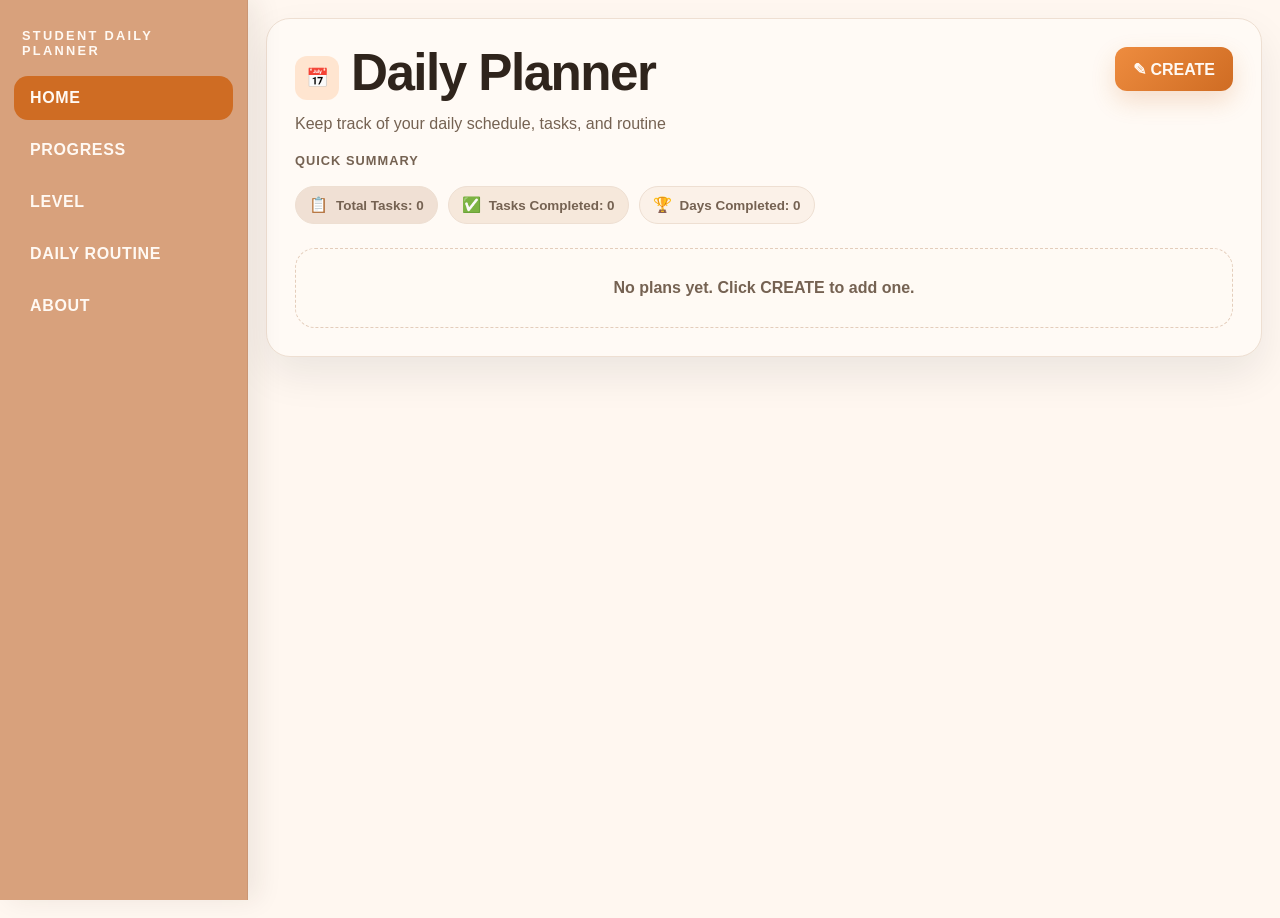
<file: index.html>
<!DOCTYPE html>
<html lang="en">

<head>
    <meta charset="UTF-8">
    <meta name="viewport" content="width=device-width, initial-scale=1.0">
    <title>Daily Planner</title>
    <link rel="stylesheet" href="style.css?v=20260326-2">
    <link rel="icon" type="image/svg+xml"
        href="data:image/svg+xml,%3Csvg xmlns='http://www.w3.org/2000/svg' viewBox='0 0 64 64'%3E%3Cdefs%3E%3ClinearGradient id='bg' x1='0' y1='0' x2='1' y2='1'%3E%3Cstop offset='0%25' stop-color='%23ee8c3f'/%3E%3Cstop offset='100%25' stop-color='%23cf6c23'/%3E%3C/linearGradient%3E%3C/defs%3E%3Crect width='64' height='64' rx='16' fill='url(%23bg)'/%3E%3Crect x='14' y='14' width='36' height='36' rx='8' fill='white' fill-opacity='0.97'/%3E%3Crect x='21' y='11' width='4' height='10' rx='2' fill='white'/%3E%3Crect x='39' y='11' width='4' height='10' rx='2' fill='white'/%3E%3Crect x='20' y='24' width='24' height='4' rx='2' fill='%23ee8c3f'/%3E%3Crect x='20' y='32' width='18' height='4' rx='2' fill='%23f5b27a'/%3E%3Cpath d='M26 42l4 4 9-10' fill='none' stroke='%236b5646' stroke-width='4' stroke-linecap='round' stroke-linejoin='round'/%3E%3C/svg%3E">
</head>

<body>

    <nav>
        <ul>
            <li><a href="index.html" class="active">HOME</a></li>
            <li><a href="progress.html">PROGRESS</a></li>
            <li><a href="level.html">LEVEL</a></li>
            <li><a href="dailyroutine.html">DAILY ROUTINE</a></li>
            <li><a href="about.html">ABOUT</a></li>
        </ul>
    </nav>

    <div class="content">
        <div class="header-row">
            <h1><span class="page-icon" aria-hidden="true">&#128197;</span>Daily Planner</h1>
            <a class="button" href="create.html">&#9998; CREATE</a>
        </div>
        <h2>Keep track of your daily schedule, tasks, and routine</h2>
        <p class="stats-heading">Quick Summary</p>
        <div id="summary-badges" class="badge-row summary-badges" aria-live="polite" aria-label="Planner summary"></div>
        <div id="plans" class="plans-grid" aria-live="polite"></div>
    </div>
    <script src="index.js?v=20260326-2"></script>
</body>

</html>
</file>
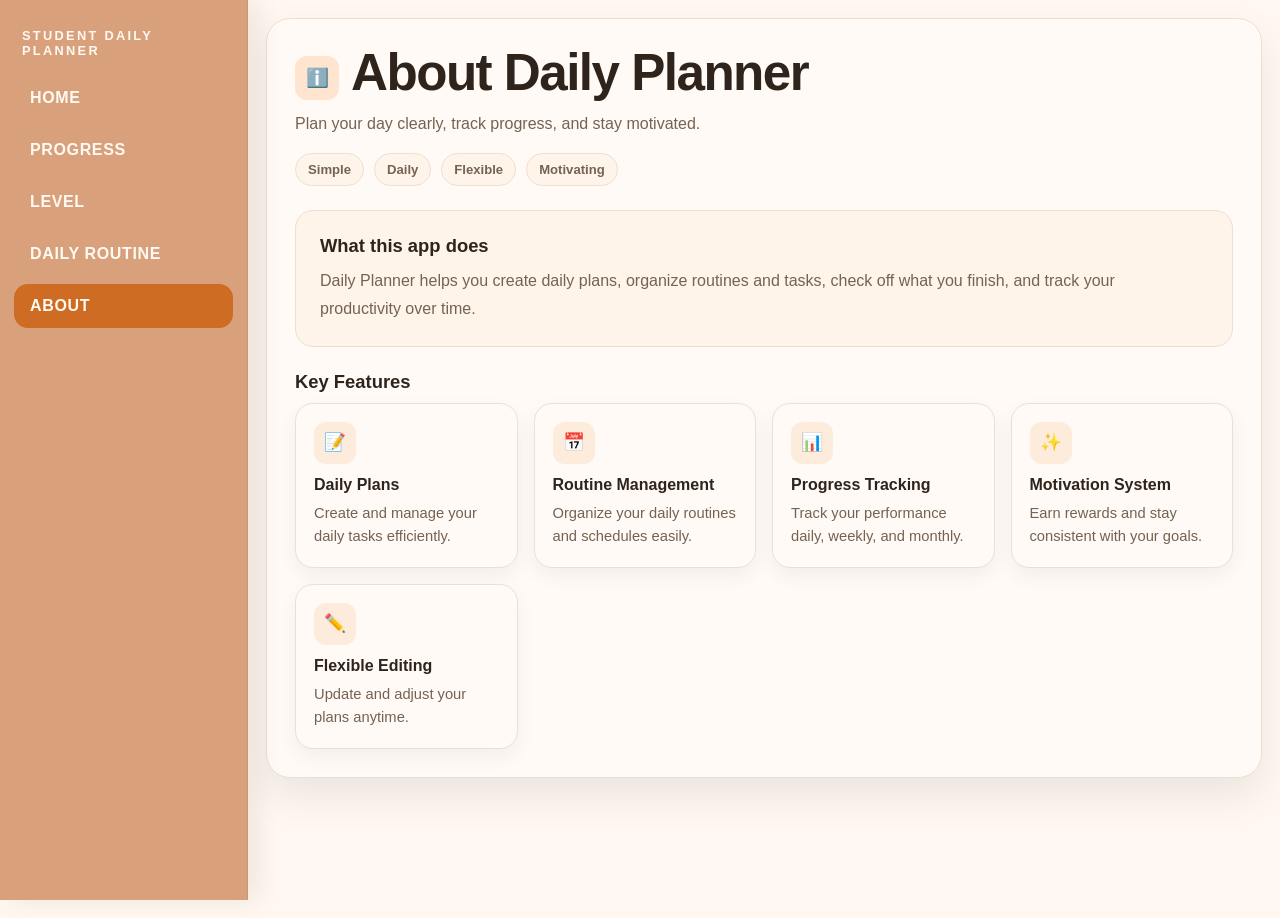
<file: about.html>
<!DOCTYPE html>
<html lang="en">

<head>
    <meta charset="UTF-8">
    <meta name="viewport" content="width=device-width, initial-scale=1.0">
    <title>About</title>

    <link rel="stylesheet" href="style.css">
    <link rel="stylesheet" href="about.css">
</head>

<body>

    <nav>
        <ul>
            <li><a href="index.html">HOME</a></li>
            <li><a href="progress.html">PROGRESS</a></li>
            <li><a href="level.html">LEVEL</a></li>
            <li><a href="dailyroutine.html">DAILY ROUTINE</a></li>
            <li><a href="about.html" class="active">ABOUT</a></li>
        </ul>
    </nav>

    <div class="content">

        <div class="header-row">
            <h1><span class="page-icon">ℹ️</span>About Daily Planner</h1>
        </div>

        <h2>Plan your day clearly, track progress, and stay motivated.</h2>

        <div class="header-ribbon">
            <span>Simple</span>
            <span>Daily</span>
            <span>Flexible</span>
            <span>Motivating</span>
        </div>

        <section class="about-card">
            <h3>What this app does</h3>
            <p class="about-text">
                Daily Planner helps you create daily plans, organize routines and tasks,
                check off what you finish, and track your productivity over time.
            </p>
        </section>

        <section class="features">
            <h3>Key Features</h3>

            <div class="feature-grid">

                <div class="feature-card">
                    <div class="feature-icon">📝</div>
                    <div class="feature-title">Daily Plans</div>
                    <p>Create and manage your daily tasks efficiently.</p>
                </div>

                <div class="feature-card">
                    <div class="feature-icon">📅</div>
                    <div class="feature-title">Routine Management</div>
                    <p>Organize your daily routines and schedules easily.</p>
                </div>

                <div class="feature-card">
                    <div class="feature-icon">📊</div>
                    <div class="feature-title">Progress Tracking</div>
                    <p>Track your performance daily, weekly, and monthly.</p>
                </div>

                <div class="feature-card">
                    <div class="feature-icon">✨</div>
                    <div class="feature-title">Motivation System</div>
                    <p>Earn rewards and stay consistent with your goals.</p>
                </div>

                <div class="feature-card">
                    <div class="feature-icon">✏️</div>
                    <div class="feature-title">Flexible Editing</div>
                    <p>Update and adjust your plans anytime.</p>
                </div>

            </div>
        </section>

    </div>

</body>

</html>
</file>
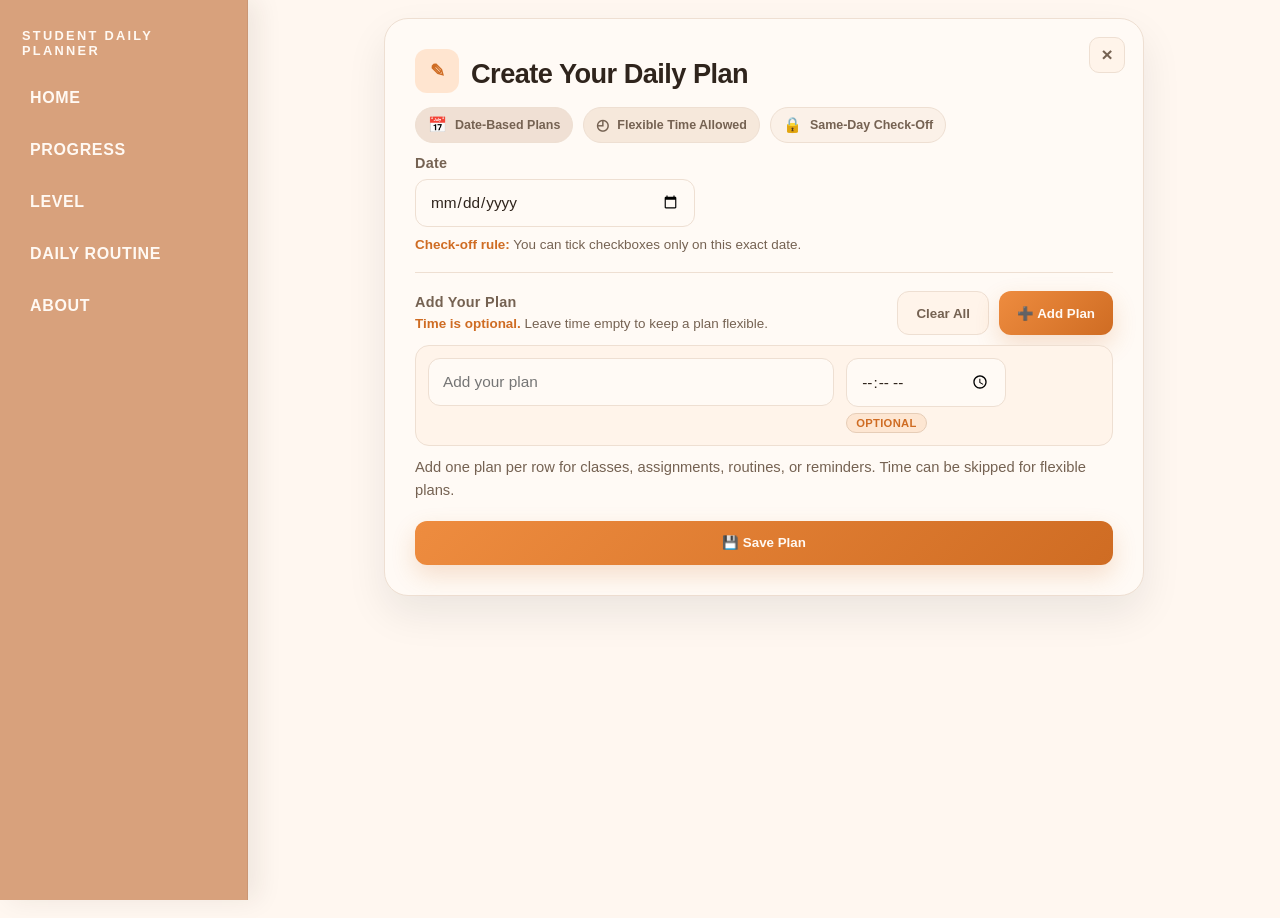
<file: create.html>
<!DOCTYPE html>
<html lang="en">

<head>
    <meta charset="UTF-8">
    <meta name="viewport" content="width=device-width, initial-scale=1.0">
    <title>CREATE</title>
    <link rel="stylesheet" href="style.css">
    <link rel="stylesheet" href="create.css">
    <link rel="icon" type="image/svg+xml"
        href="data:image/svg+xml,%3Csvg xmlns='http://www.w3.org/2000/svg' viewBox='0 0 64 64'%3E%3Cdefs%3E%3ClinearGradient id='bg' x1='0' y1='0' x2='1' y2='1'%3E%3Cstop offset='0%25' stop-color='%23ee8c3f'/%3E%3Cstop offset='100%25' stop-color='%23cf6c23'/%3E%3C/linearGradient%3E%3C/defs%3E%3Crect width='64' height='64' rx='16' fill='url(%23bg)'/%3E%3Crect x='14' y='14' width='36' height='36' rx='8' fill='white' fill-opacity='0.97'/%3E%3Crect x='21' y='11' width='4' height='10' rx='2' fill='white'/%3E%3Crect x='39' y='11' width='4' height='10' rx='2' fill='white'/%3E%3Crect x='20' y='24' width='24' height='4' rx='2' fill='%23ee8c3f'/%3E%3Crect x='20' y='32' width='18' height='4' rx='2' fill='%23f5b27a'/%3E%3Cpath d='M26 42l4 4 9-10' fill='none' stroke='%236b5646' stroke-width='4' stroke-linecap='round' stroke-linejoin='round'/%3E%3C/svg%3E">
</head>

<body>
    <nav>
        <ul>
            <li><a href="index.html">HOME</a></li>
            <li><a href="progress.html">PROGRESS</a></li>
            <li><a href="level.html">LEVEL</a></li>
            <li><a href="dailyroutine.html">DAILY ROUTINE</a></li>
            <li><a href="about.html">ABOUT</a></li>
        </ul>
    </nav>

    <form class="form">
        <a class="close-btn" href="index.html" aria-label="Close">&times;</a>
        <h2><span class="page-icon" aria-hidden="true">&#9998;</span>Create Your Daily Plan</h2>
        <div class="badge-row create-badges" aria-label="Plan creation tips">
            <span class="badge"><span class="badge-icon" aria-hidden="true">&#128197;</span>Date-Based Plans</span>
            <span class="badge"><span class="badge-icon" aria-hidden="true">&#9716;</span>Flexible Time Allowed</span>
            <span class="badge"><span class="badge-icon" aria-hidden="true">&#128274;</span>Same-Day Check-Off</span>
        </div>

        <div class="field">
            <label for="date">Date</label>
            <input type="date" id="date" name="date" required>
            <p class="hint hint-inline hint-date-rule"><strong>Check-off rule:</strong> You can tick checkboxes only on this exact date.</p>
        </div>

        <div class="subjects-header">
            <div class="subjects-title-wrap">
                <label for="plan-item-1">Add Your Plan</label>
                <p class="hint hint-inline"><strong>Time is optional.</strong> Leave time empty to keep a plan flexible.</p>
            </div>
            <div class="header-actions">
                <button type="reset" class="button clear-btn">Clear All</button>
                <button type="button" class="button add-btn">&#10133; Add Plan</button>
            </div>
        </div>
        <div class="subjects" aria-live="polite">
            <div class="subject-group" data-required="true">
                <input type="text" id="plan-item-1" name="plans[]" placeholder="Add your plan" required>
                <div class="time-field">
                    <input type="time" name="times[]" aria-label="Plan time (optional)">
                    <span class="time-optional-badge">Optional</span>
                </div>
                <button type="button" class="remove-btn" aria-label="Remove plan">Remove</button>
            </div>
        </div>
        <p class="hint">Add one plan per row for classes, assignments, routines, or reminders. Time can be skipped for flexible plans.</p>

        <button type="submit" class="button primary">&#128190; Save Plan</button>
    </form>

    <template id="subject-template">
        <div class="subject-group">
            <input type="text" name="plans[]" placeholder="Add your plan">
            <div class="time-field">
                <input type="time" name="times[]" aria-label="Plan time (optional)">
                <span class="time-optional-badge">Optional</span>
            </div>
            <button type="button" class="remove-btn" aria-label="Remove plan">Remove</button>
        </div>
    </template>

    <script src="create.js"></script>
</body>

</html>
</file>
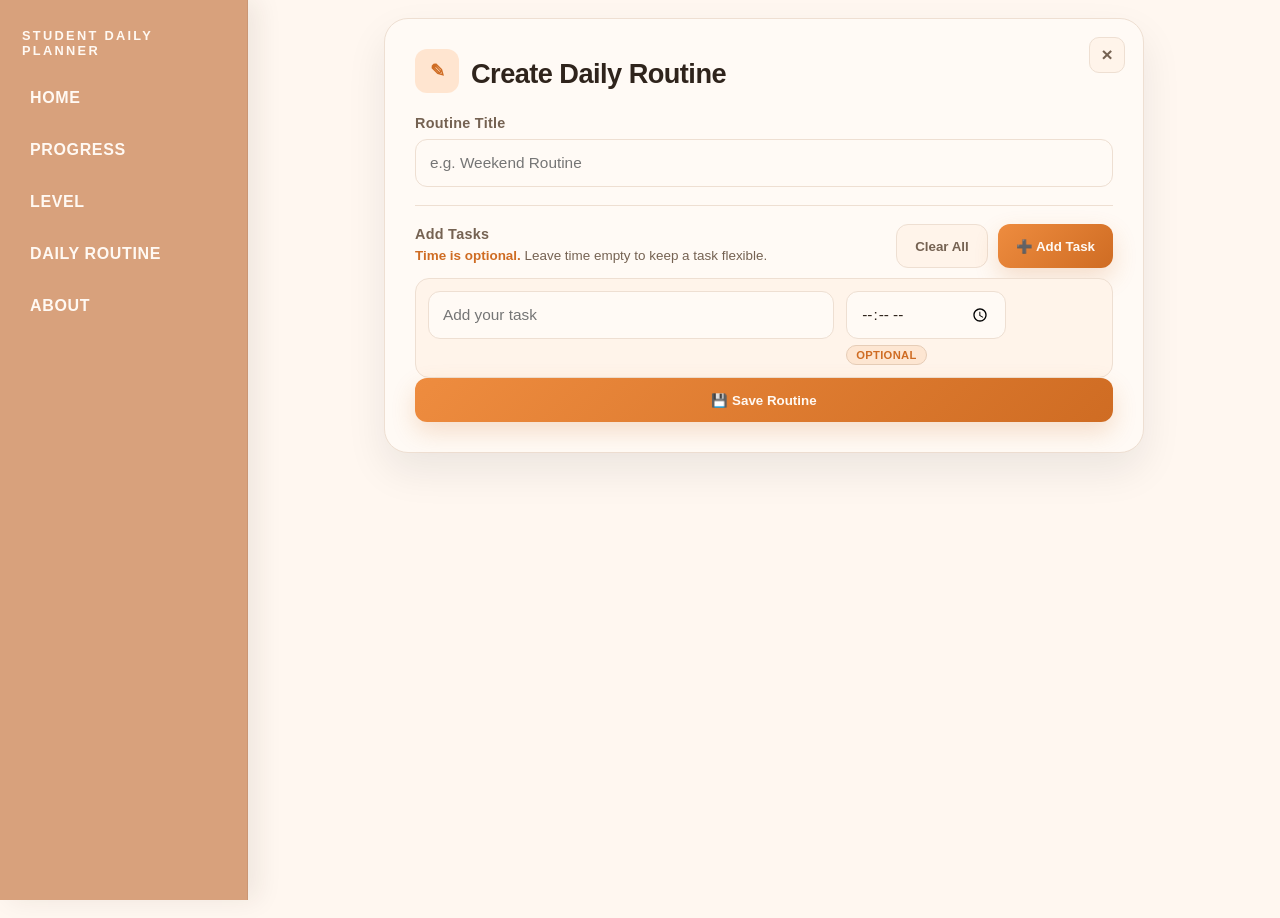
<file: dailyroutinecreate.html>
<!DOCTYPE html>
<html lang="en">

<head>
    <meta charset="UTF-8">
    <meta name="viewport" content="width=device-width, initial-scale=1.0">
    <title>Create Routine</title>

    <link rel="stylesheet" href="style.css">
    <link rel="stylesheet" href="create.css">
</head>

<body>

    <nav>
        <ul>
            <li><a href="index.html">HOME</a></li>
            <li><a href="progress.html">PROGRESS</a></li>
            <li><a href="level.html">LEVEL</a></li>
            <li><a href="dailyroutine.html">DAILY ROUTINE</a></li>
            <li><a href="about.html">ABOUT</a></li>
        </ul>
    </nav>

    <form class="form">
        <a class="close-btn" href="dailyroutine.html" aria-label="Close">&times;</a>

        <h2><span class="page-icon" aria-hidden="true">&#9998;</span>Create Daily Routine</h2>

        <div class="field">
            <label for="title">Routine Title</label>
            <input type="text" id="title" placeholder="e.g. Weekend Routine" required>
        </div>

        <div class="subjects-header">
            <div class="subjects-title-wrap">
                <label for="routine-task-1">Add Tasks</label>
                <p class="hint hint-inline"><strong>Time is optional.</strong> Leave time empty to keep a task flexible.</p>
            </div>
            <div class="header-actions">
                <button type="reset" class="button clear-btn">Clear All</button>
                <button type="button" class="button add-btn">&#10133; Add Task</button>
            </div>
        </div>

        <div class="subjects" aria-live="polite">
            <div class="subject-group" data-required="true">
                <input type="text" id="routine-task-1" name="tasks[]" placeholder="Add your task" required>
                <div class="time-field">
                    <input type="time" name="times[]" aria-label="Task time (optional)">
                    <span class="time-optional-badge">Optional</span>
                </div>
                <button type="button" class="remove-btn" aria-label="Remove task">Remove</button>
            </div>
        </div>

        <button type="submit" class="button primary">&#128190; Save Routine</button>
    </form>

    <template id="task-template">
        <div class="subject-group">
            <input type="text" name="tasks[]" placeholder="Add task">
            <div class="time-field">
                <input type="time" name="times[]" aria-label="Task time (optional)">
                <span class="time-optional-badge">Optional</span>
            </div>
            <button type="button" class="remove-btn" aria-label="Remove task">Remove</button>
        </div>
    </template>

    <script src="dailyroutinecreate.js"></script>
</body>

</html>
</file>
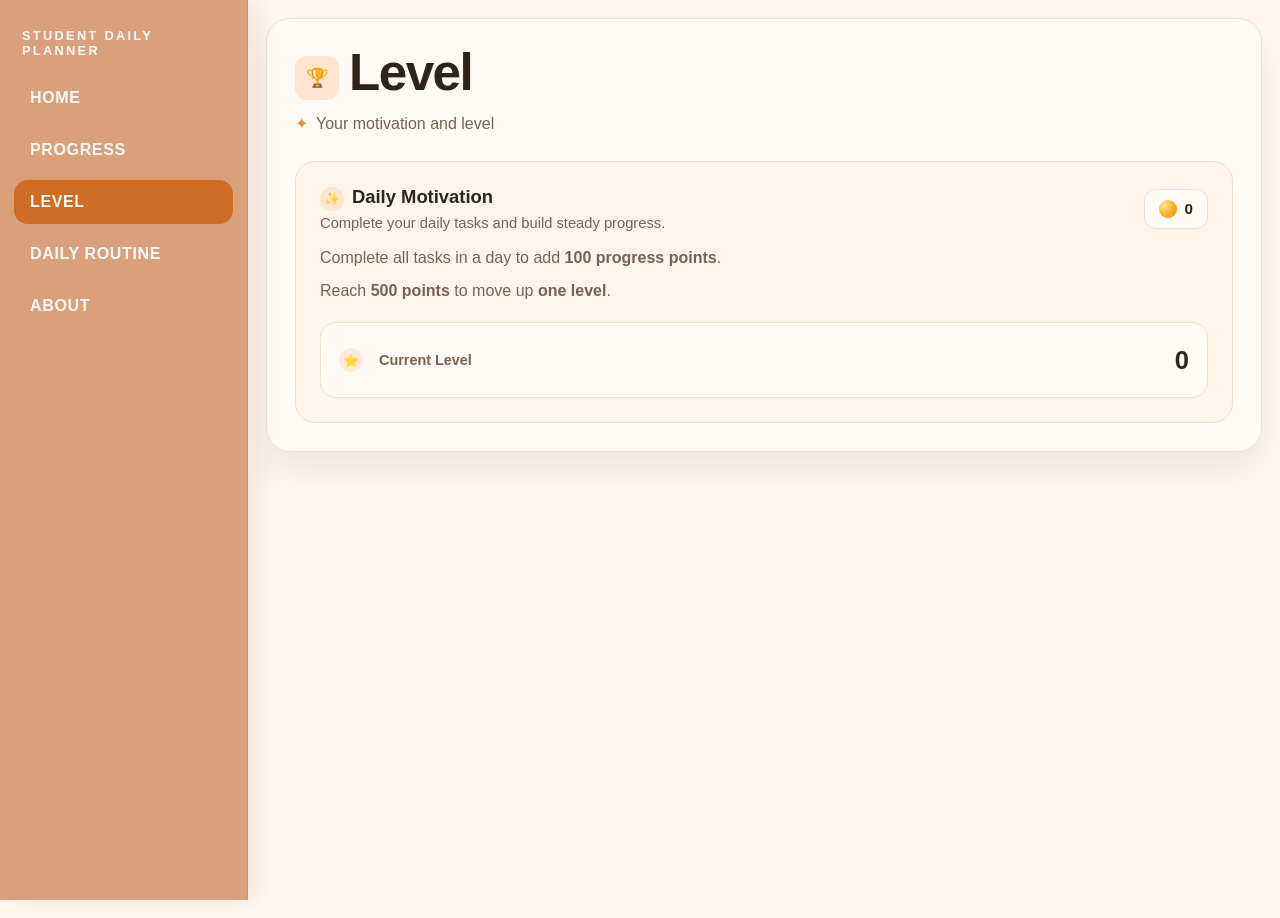
<file: level.html>
<!DOCTYPE html>
<html lang="en">

<head>
    <meta charset="UTF-8">
    <meta name="viewport" content="width=device-width, initial-scale=1.0">
    <title>Level</title>
    <link rel="stylesheet" href="style.css">
    <link rel="stylesheet" href="level.css">
    <link rel="icon" type="image/svg+xml"
        href="data:image/svg+xml,%3Csvg xmlns='http://www.w3.org/2000/svg' viewBox='0 0 64 64'%3E%3Cdefs%3E%3ClinearGradient id='bg' x1='0' y1='0' x2='1' y2='1'%3E%3Cstop offset='0%25' stop-color='%23ee8c3f'/%3E%3Cstop offset='100%25' stop-color='%23cf6c23'/%3E%3C/linearGradient%3E%3C/defs%3E%3Crect width='64' height='64' rx='16' fill='url(%23bg)'/%3E%3Crect x='14' y='14' width='36' height='36' rx='8' fill='white' fill-opacity='0.97'/%3E%3Crect x='21' y='11' width='4' height='10' rx='2' fill='white'/%3E%3Crect x='39' y='11' width='4' height='10' rx='2' fill='white'/%3E%3Crect x='20' y='24' width='24' height='4' rx='2' fill='%23ee8c3f'/%3E%3Crect x='20' y='32' width='18' height='4' rx='2' fill='%23f5b27a'/%3E%3Cpath d='M26 42l4 4 9-10' fill='none' stroke='%236b5646' stroke-width='4' stroke-linecap='round' stroke-linejoin='round'/%3E%3C/svg%3E">
</head>

<body>
    <nav>
        <ul>
            <li><a href="index.html">HOME</a></li>
            <li><a href="progress.html">PROGRESS</a></li>
            <li><a href="level.html" class="active">LEVEL</a></li>
            <li><a href="dailyroutine.html">DAILY ROUTINE</a></li>
            <li><a href="about.html">ABOUT</a></li>
        </ul>
    </nav>

    <div class="content">
        <div class="header-row">
            <h1><span class="page-icon" aria-hidden="true">&#127942;</span>Level</h1>
        </div>
        <h2><span class="subtitle-icon" aria-hidden="true">&#10022;</span>Your motivation and level</h2>

        <div class="reward-card">
            <div class="reward-header">
                <div class="reward-copy">
                    <h3><span class="section-icon" aria-hidden="true">&#10024;</span>Daily Motivation</h3>
                    <p class="reward-subtitle">Complete your daily tasks and build steady progress.</p>
                </div>
                <div class="coin-badge" aria-label="Progress points">
                    <span class="coin-icon" aria-hidden="true"></span>
                    <span id="coin-count" class="coin-count">0</span>
                </div>
            </div>

            <p class="reward-rule">Complete all tasks in a day to add <strong>100 progress points</strong>.</p>
            <p class="reward-rule">Reach <strong>500 points</strong> to move up <strong>one level</strong>.</p>

            <div class="level-box">
                <div class="level-label"><span class="level-label-icon" aria-hidden="true">&#11088;</span>Current Level
                </div>
                <div id="level-value" class="level-value">0</div>
            </div>
        </div>
    </div>
    <script src="level.js"></script>
</body>

</html>
</file>
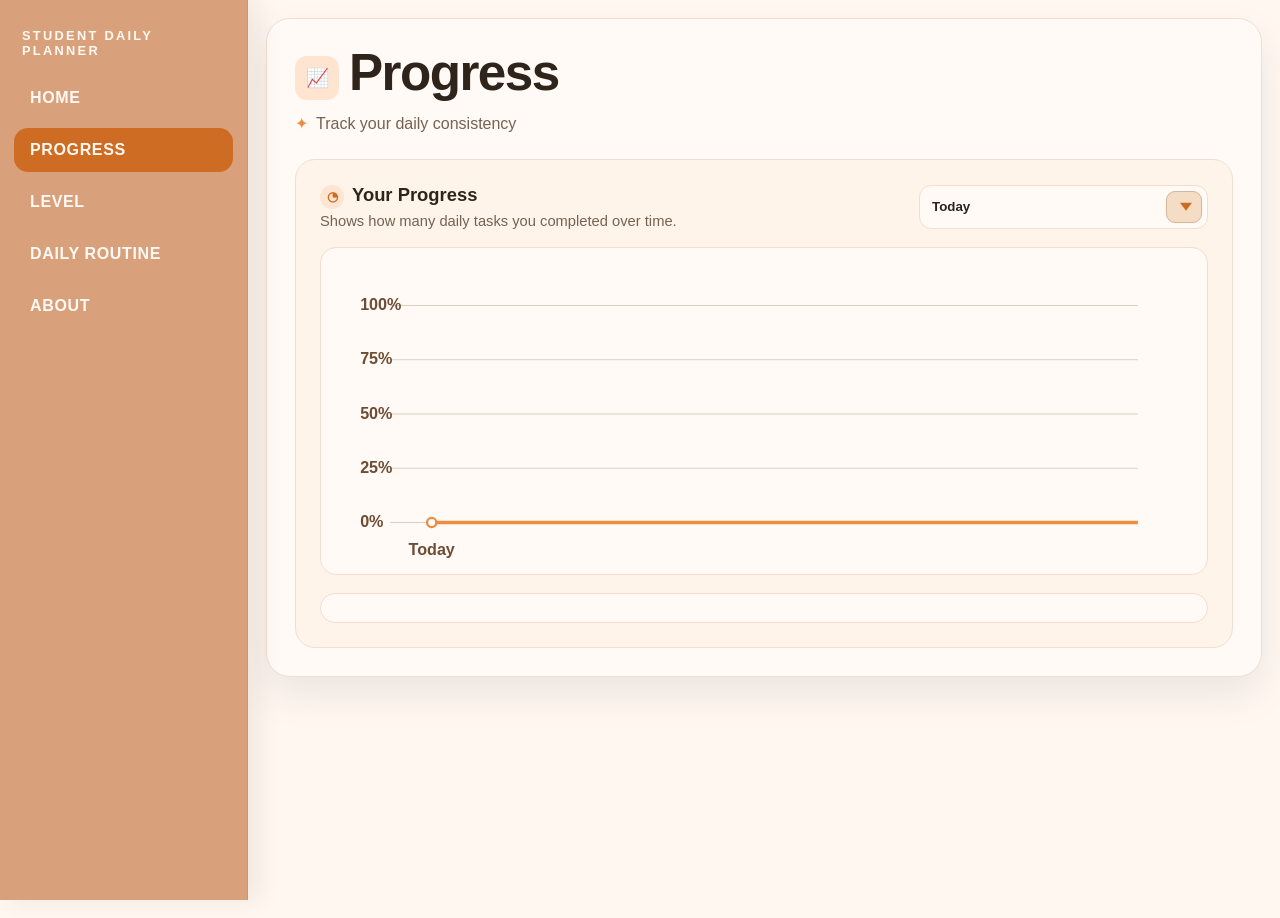
<file: progress.html>
<!DOCTYPE html>
<html lang="en">

<head>
    <meta charset="UTF-8">
    <meta name="viewport" content="width=device-width, initial-scale=1.0">
    <title>Progress</title>
    <link rel="stylesheet" href="style.css">
    <link rel="stylesheet" href="progress.css">
    <link rel="icon" type="image/svg+xml"
        href="data:image/svg+xml,%3Csvg xmlns='http://www.w3.org/2000/svg' viewBox='0 0 64 64'%3E%3Cdefs%3E%3ClinearGradient id='bg' x1='0' y1='0' x2='1' y2='1'%3E%3Cstop offset='0%25' stop-color='%23ee8c3f'/%3E%3Cstop offset='100%25' stop-color='%23cf6c23'/%3E%3C/linearGradient%3E%3C/defs%3E%3Crect width='64' height='64' rx='16' fill='url(%23bg)'/%3E%3Crect x='14' y='14' width='36' height='36' rx='8' fill='white' fill-opacity='0.97'/%3E%3Crect x='21' y='11' width='4' height='10' rx='2' fill='white'/%3E%3Crect x='39' y='11' width='4' height='10' rx='2' fill='white'/%3E%3Crect x='20' y='24' width='24' height='4' rx='2' fill='%23ee8c3f'/%3E%3Crect x='20' y='32' width='18' height='4' rx='2' fill='%23f5b27a'/%3E%3Cpath d='M26 42l4 4 9-10' fill='none' stroke='%236b5646' stroke-width='4' stroke-linecap='round' stroke-linejoin='round'/%3E%3C/svg%3E">
</head>

<body>
    <nav>
        <ul>
            <li><a href="index.html">HOME</a></li>
            <li><a href="progress.html" class="active">PROGRESS</a></li>
            <li><a href="level.html">LEVEL</a></li>
            <li><a href="dailyroutine.html">DAILY ROUTINE</a></li>
            <li><a href="about.html">ABOUT</a></li>
        </ul>
    </nav>

    <div class="content">
        <div class="header-row">
            <h1><span class="page-icon" aria-hidden="true">&#128200;</span>Progress</h1>
        </div>
        <h2><span class="subtitle-icon" aria-hidden="true">&#10022;</span>Track your daily consistency</h2>

        <div id="panel-current" class="progress-card">
            <div class="progress-header">
                <div class="progress-copy">
                    <h3><span class="section-icon" aria-hidden="true">&#9684;</span>Your Progress</h3>
                    <p class="progress-subtitle">Shows how many daily tasks you completed over time.</p>
                </div>
                <div class="select-wrap">
                    <label for="range" class="sr-only">Range</label>
                    <select id="range">
                        <option value="today">Today</option>
                        <option value="daily">Daily (28 days around today)</option>
                        <option value="weekly">Weekly (8 weeks around today)</option>
                        <option value="monthly">Monthly (12 months around today)</option>
                    </select>
                </div>
            </div>

            <div class="chart-row">
                <div id="chart" class="line-chart" aria-live="polite"></div>
                <div id="week-legend" class="week-legend" aria-live="polite" hidden></div>
            </div>
        </div>

    </div>

    <script src="progress.js"></script>
</body>

</html>
</file>
<file: style.css>
:root {
    --bg: #fff7f0;
    --surface: #fffaf5;
    --surface-alt: #fff4ea;
    --sidebar: #d8a17c;
    --sidebar-2: #e4b18f;
    --sidebar-muted: #fff9f3;
    --text: #2f241c;
    --muted: #756252;
    --line: #eedfd2;
    --accent: #ee8c3f;
    --accent-dark: #cf6c23;
    --accent-soft: rgba(238, 140, 63, 0.14);
    --accent-soft-2: rgba(255, 198, 154, 0.4);
    --success: #b8832e;
    --warning: #8a6d1f;
    --danger: #b91c1c;
    --shadow: 0 18px 40px rgba(15, 23, 42, 0.08);
}

* {
    box-sizing: border-box;
}

body {
    margin: 0;
    min-height: 100vh;
    background: var(--bg);
    color: var(--text);
    font-family: "Segoe UI", Arial, sans-serif;
    padding-left: 248px;
}

a {
    color: inherit;
}

nav {
    position: fixed;
    top: 0;
    left: 0;
    width: 248px;
    height: 100vh;
    background: var(--sidebar);
    border-right: 1px solid rgba(47, 36, 28, 0.08);
    box-shadow: 10px 0 24px rgba(47, 36, 28, 0.08);
}

nav::before {
    content: "STUDENT DAILY PLANNER";
    display: block;
    padding: 28px 22px 18px;
    color: var(--sidebar-muted);
    font-size: 0.8rem;
    font-weight: 800;
    letter-spacing: 0.18em;
}

nav ul {
    list-style: none;
    margin: 0;
    padding: 0 14px 18px;
}

nav li {
    margin-bottom: 8px;
}

nav a {
    display: block;
    padding: 13px 16px;
    border-radius: 14px;
    text-decoration: none;
    color: var(--sidebar-muted);
    font-weight: 700;
    letter-spacing: 0.04em;
    transition: background-color 160ms ease, color 160ms ease, transform 160ms ease;
}

nav a:hover,
nav a:focus-visible {
    background: var(--accent-dark);
    color: var(--sidebar-muted);
    outline: none;
    transform: translateX(2px);
}

nav a.active {
    background: var(--accent-dark);
    color: var(--sidebar-muted);
}

.content {
    margin: 18px;
    padding: 28px;
    background: var(--surface);
    border: 1px solid var(--line);
    border-radius: 24px;
    box-shadow: var(--shadow);
}

.header-row {
    display: flex;
    align-items: flex-start;
    justify-content: space-between;
    gap: 16px;
}

.page-icon {
    display: inline-flex;
    align-items: center;
    justify-content: center;
    width: 44px;
    height: 44px;
    margin-right: 12px;
    border-radius: 12px;
    background: var(--accent-soft-2);
    color: var(--accent-dark);
    font-size: 1.15rem;
    vertical-align: 6px;
}

.content h1 {
    margin: 0;
    font-size: clamp(2rem, 4.4vw, 3.2rem);
    line-height: 1;
    font-weight: 700;
    letter-spacing: -0.03em;
}

.content h2 {
    margin: 10px 0 0;
    font-size: 1rem;
    font-weight: 500;
    line-height: 1.7;
    color: var(--muted);
    max-width: 760px;
}

.stats-heading {
    margin: 16px 0 0;
    color: var(--muted);
    font-size: 0.8rem;
    font-weight: 800;
    letter-spacing: 0.08em;
    text-transform: uppercase;
}

.badge-row {
    margin-top: 18px;
    display: flex;
    gap: 10px;
    flex-wrap: wrap;
}

.badge {
    display: inline-flex;
    align-items: center;
    gap: 8px;
    padding: 9px 13px;
    border-radius: 999px;
    background: var(--surface-alt);
    border: 1px solid var(--line);
    color: var(--muted);
    font-size: 0.84rem;
    font-weight: 700;
}

.badge:nth-child(1) {
    background: rgba(234, 215, 200, 0.72);
}

.badge:nth-child(2) {
    background: rgba(245, 228, 214, 0.82);
}

.badge:nth-child(3) {
    background: rgba(251, 241, 232, 0.96);
}

.badge-icon {
    font-size: 0.95rem;
}

.button {
    display: inline-flex;
    align-items: center;
    justify-content: center;
    min-height: 44px;
    padding: 10px 18px;
    border: none;
    border-radius: 12px;
    background: linear-gradient(135deg, var(--accent), var(--accent-dark));
    color: var(--sidebar-muted);
    text-decoration: none;
    font-weight: 700;
    box-shadow: 0 10px 24px rgba(207, 108, 35, 0.2);
    cursor: pointer;
}

.button:hover {
    transform: translateY(-1px);
}

.plans-grid {
    margin-top: 24px;
    display: grid;
    grid-template-columns: repeat(3, minmax(260px, 1fr));
    gap: 18px;
}

.plan,
.card {
    position: relative;
    background: linear-gradient(180deg, rgba(255, 250, 245, 0.98), rgba(255, 244, 234, 0.95));
    border: 1px solid #eed8c7;
    border-radius: 22px;
    padding: 20px;
    box-shadow: 0 16px 36px rgba(56, 30, 10, 0.1);
    overflow: hidden;
    transition: transform 0.22s ease, box-shadow 0.22s ease, border-color 0.22s ease;
}

.plan::before {
    content: "";
    position: absolute;
    top: 0;
    left: 0;
    width: 100%;
    height: 4px;
    background: linear-gradient(90deg, #f0b88e, #ee8c3f, #cf6c23);
}

.plan::after {
    content: "";
    position: absolute;
    top: 0;
    left: 0;
    width: var(--plan-progress, 0%);
    height: 4px;
    background: linear-gradient(90deg, var(--accent-dark), var(--sidebar));
}

.plan.complete::after {
    background: linear-gradient(90deg, var(--success), #14b8a6);
}

.plan:hover {
    transform: translateY(-4px);
    box-shadow: 0 18px 40px rgba(56, 30, 10, 0.16);
    border-color: #e3c3a8;
}

.plan-header {
    display: flex;
    justify-content: space-between;
    align-items: flex-start;
    gap: 14px;
    margin-bottom: 14px;
}

.plan-heading {
    display: grid;
    gap: 8px;
    min-width: 0;
}

.plan-heading h3 {
    margin: 0;
    font-size: 1.08rem;
    line-height: 1.3;
    color: #2f241c;
}

.plan-status-badge {
    display: inline-flex;
    align-items: center;
    width: fit-content;
    padding: 4px 10px;
    border-radius: 999px;
    border: 1px solid #ead4c2;
    background: #fff9f4;
    color: #7e5a3f;
    font-size: 0.72rem;
    font-weight: 700;
    letter-spacing: 0.03em;
    text-transform: uppercase;
}

.plan-status-badge--today {
    border-color: #d8c196;
    background: #f7ebd5;
    color: #6f5523;
}

.plan-status-badge--future {
    border-color: #bfe5d9;
    background: #e8f6f1;
    color: #2e6f5e;
}

.plan-status-badge--past {
    border-color: #e5d8cd;
    background: #f4eee8;
    color: #6f6257;
}

.plan-actions {
    display: flex;
    gap: 8px;
    flex-shrink: 0;
}

.plan-edit,
.plan-delete {
    display: inline-flex;
    align-items: center;
    justify-content: center;
    padding: 6px 10px;
    font-size: 0.75rem;
    font-weight: 700;
    border-radius: 10px;
    border: 1px solid #e7d5c5;
    background: #fff9f4;
    cursor: pointer;
    transition: transform 0.16s ease, background 0.16s ease;
}

.plan-edit {
    color: #cf6c23;
}

.plan-delete {
    color: #b91c1c;
}

.plan-edit:hover,
.plan-delete:hover {
    transform: translateY(-1px);
}

.plan-edit:hover {
    background: #fff0e2;
}

.plan-delete:hover {
    background: #ffe8e8;
}

.plan-item {
    position: relative;
    display: grid;
    grid-template-columns: auto 1fr;
    align-items: start;
    gap: 10px;
    padding: 10px 0;
    border-top: 1px dashed #ead8ca;
}

.plan-item:first-of-type {
    border-top: 1px solid #efdccf;
}

.plan-item input {
    margin-top: 2px;
    width: 16px;
    height: 16px;
    accent-color: var(--accent);
}

.plan-item-copy {
    display: grid;
    gap: 4px;
}

.plan-item-copy span:last-child {
    font-size: 0.95rem;
    color: #2f241c;
    font-weight: 600;
    line-height: 1.45;
}

.plan-item-time {
    display: inline-flex;
    align-items: center;
    width: fit-content;
    padding: 4px 10px;
    border-radius: 999px;
    background: linear-gradient(135deg, #f8e9dc, #f5ddc8);
    color: #7f4f2a;
    font-size: 0.72rem;
    font-weight: 700;
    letter-spacing: 0.02em;
}

.plan-item input:checked + .plan-item-copy span:last-child {
    color: #a39384;
    font-weight: 500;
}

.plan-check-hint {
    margin: 12px 0 0;
    padding-top: 10px;
    border-top: 1px dashed #ead8ca;
    color: #756252;
    font-size: 0.82rem;
    line-height: 1.45;
}

.empty-state {
    grid-column: 1 / -1;
    margin: 0;
    padding: 30px;
    border-radius: 20px;
    border: 1px dashed #e4cdbb;
    background: #fffaf4;
    text-align: center;
    color: #756252;
    font-weight: 600;
}

@media (max-width: 1200px) {
    .plans-grid {
        grid-template-columns: repeat(2, minmax(240px, 1fr));
    }
}

@media (max-width: 860px) {
    body {
        padding-left: 0;
        padding-top: 84px;
    }

    nav {
        width: 100%;
        height: auto;
        border-right: none;
        border-bottom: 1px solid rgba(47, 36, 28, 0.08);
        box-shadow: 0 8px 24px rgba(47, 36, 28, 0.08);
        z-index: 20;
    }

    nav::before {
        padding: 10px 14px 6px;
        font-size: 0.64rem;
        letter-spacing: 0.13em;
    }

    nav ul {
        display: flex;
        flex-wrap: nowrap;
        gap: 8px;
        padding: 0 10px 10px;
        overflow-x: auto;
        scrollbar-width: thin;
    }

    nav li {
        margin-bottom: 0;
        flex: 0 0 auto;
    }

    nav a {
        padding: 10px 12px;
        border-radius: 10px;
        font-size: 0.78rem;
        white-space: nowrap;
    }

    .content {
        margin: 12px;
        padding: 20px 16px;
        border-radius: 18px;
    }

    .header-row {
        flex-direction: column;
        align-items: flex-start;
    }

    .button {
        width: 100%;
    }

    .plans-grid {
        grid-template-columns: 1fr;
    }

    .plan-header {
        flex-direction: column;
    }

    .plan-actions {
        width: 100%;
    }
}
</file>
<file: about.css>
body {
    background: #fff7f0;
}

.header-ribbon {
    margin-top: 16px;
    display: inline-flex;
    flex-wrap: wrap;
    gap: 10px;
}

.header-ribbon span {
    padding: 8px 12px;
    border-radius: 999px;
    background: #fff4ea;
    border: 1px solid #eedfd2;
    color: #756252;
    font-size: 0.82rem;
    font-weight: 700;
}

.about-card {
    margin-top: 24px;
    padding: 24px;
    border-radius: 18px;
    background: #fff4ea;
    border: 1px solid #eedfd2;
}

.about-card h3,
.features h3 {
    margin: 0 0 10px;
    color: #2f241c;
    font-size: 1.15rem;
}

.about-text {
    margin: 0;
    color: #756252;
    line-height: 1.7;
    max-width: 860px;
}

.features {
    margin-top: 24px;
}

.feature-grid {
    display: grid;
    grid-template-columns: repeat(auto-fit, minmax(220px, 1fr));
    gap: 16px;
}

.feature-card {
    padding: 18px;
    border-radius: 18px;
    background: #fffaf5;
    border: 1px solid #eedfd2;
    box-shadow: 0 8px 20px rgba(15, 23, 42, 0.05);
}

.feature-icon {
    width: 42px;
    height: 42px;
    border-radius: 12px;
    display: grid;
    place-items: center;
    background: rgba(238, 140, 63, 0.14);
    color: #cf6c23;
    font-size: 1.1rem;
    margin-bottom: 12px;
}

.feature-title {
    font-weight: 700;
    color: #2f241c;
    margin-bottom: 8px;
}

.feature-card p {
    margin: 0;
    color: #756252;
    line-height: 1.6;
    font-size: 0.92rem;
}
</file>
<file: create.css>
body {
    background: #fff7f0;
}

.form {
    max-width: 760px;
    margin: 18px auto;
    background: #fffaf5;
    border: 1px solid #eedfd2;
    border-radius: 24px;
    padding: 30px;
    box-shadow: 0 18px 40px rgba(15, 23, 42, 0.08);
    position: relative;
}

.close-btn {
    position: absolute;
    top: 18px;
    right: 18px;
    width: 36px;
    height: 36px;
    border-radius: 10px;
    display: grid;
    place-items: center;
    background: #fff4ea;
    border: 1px solid #eedfd2;
    color: #756252;
    text-decoration: none;
    font-size: 1.2rem;
    font-weight: 700;
}

.close-btn:hover,
.close-btn:focus-visible {
    color: #2f241c;
    background: #f4ece4;
    outline: none;
}

.form h2 {
    margin: 0 0 22px;
    font-size: 1.7rem;
    color: #2f241c;
    letter-spacing: -0.02em;
}

.create-badges {
    margin-top: -8px;
    margin-bottom: 12px;
}

.create-badges .badge {
    font-size: 0.78rem;
    padding: 8px 12px;
}

.field {
    margin-bottom: 10px;
}

label {
    display: block;
    margin: 0 0 8px;
    color: #756252;
    font-size: 0.9rem;
    font-weight: 700;
    letter-spacing: 0.02em;
}

input,
select {
    width: 100%;
    min-height: 48px;
    padding: 12px 14px;
    border: 1px solid #eedfd2;
    border-radius: 12px;
    background: #fffaf5;
    color: #2f241c;
    font-family: inherit;
    font-size: 0.96rem;
    transition: border-color 160ms ease, box-shadow 160ms ease;
}

input:focus,
select:focus {
    border-color: rgba(196, 123, 73, 0.48);
    box-shadow: 0 0 0 4px rgba(196, 123, 73, 0.14);
    outline: none;
}

input[type="date"] {
    max-width: 280px;
}

.subjects-header {
    display: flex;
    align-items: center;
    justify-content: space-between;
    gap: 14px;
    margin-top: 18px;
    margin-bottom: 10px;
    padding-top: 18px;
    border-top: 1px solid #eedfd2;
}

.subjects-title-wrap {
    display: grid;
    gap: 4px;
}

.subjects-title-wrap label {
    margin: 0;
}

.header-actions {
    display: flex;
    gap: 10px;
}

.clear-btn {
    background: #fff4ea;
    color: #756252;
    box-shadow: none;
    border: 1px solid #eedfd2;
}

.clear-btn:hover,
.clear-btn:focus-visible {
    background: #f4ece4;
}

.subjects {
    display: flex;
    flex-direction: column;
    gap: 12px;
    margin-top: 10px;
}

.subject-group {
    display: grid;
    grid-template-columns: minmax(0, 1fr) 160px auto;
    gap: 12px;
    align-items: start;
    padding: 12px;
    border: 1px solid #eedfd2;
    border-radius: 14px;
    background: #fff4ea;
}

.subject-group > input[type="text"] {
    align-self: start;
}

.subject-group input[type="time"] {
    min-width: 0;
    min-height: 48px;
}

.time-field {
    display: grid;
    gap: 6px;
    min-width: 0;
    align-self: start;
}

.time-field input[type="time"] {
    min-width: 0;
    margin: 0;
}

.time-optional-badge {
    justify-self: start;
    display: inline-flex;
    align-items: center;
    padding: 3px 9px;
    border-radius: 999px;
    background: rgba(238, 140, 63, 0.14);
    border: 1px solid #e6cdb7;
    color: #cf6c23;
    font-size: 0.7rem;
    font-weight: 700;
    letter-spacing: 0.03em;
    text-transform: uppercase;
}

.remove-btn {
    min-height: 44px;
    padding: 10px 14px;
    border-radius: 10px;
    border: 1px solid #fecaca;
    background: #fff5f5;
    color: #b91c1c;
    font-weight: 700;
    cursor: pointer;
    align-self: start;
}

.remove-btn:hover,
.remove-btn:focus-visible {
    background: #fee2e2;
    outline: none;
}

.subject-group[data-required="true"] .remove-btn {
    visibility: hidden;
}

.hint {
    margin: 10px 0 18px;
    color: #756252;
    font-size: 0.92rem;
    line-height: 1.6;
}

.hint-inline {
    margin: 0;
    font-size: 0.84rem;
    line-height: 1.45;
    max-width: 420px;
}

.hint-inline strong {
    color: #cf6c23;
}

.hint-date-rule {
    margin-top: 8px;
}

.primary {
    width: 100%;
}

@media (max-width: 860px) {
    .form {
        margin: 12px;
        padding: 22px 18px;
    }
}

@media (max-width: 720px) {
    input[type="date"] {
        max-width: 100%;
    }

    .subjects-header {
        flex-direction: column;
        align-items: stretch;
    }

    .create-badges {
        margin-top: 0;
    }

    .subject-group {
        grid-template-columns: 1fr;
    }

    .header-actions {
        display: grid;
        grid-template-columns: 1fr;
    }
}
</file>
<file: level.css>
body {
    background: #fff7f0;
}

.page-icon,
.subtitle-icon,
.section-icon,
.level-label-icon {
    display: inline-flex;
    align-items: center;
    justify-content: center;
    line-height: 1;
}

.page-icon {
    margin-right: 10px;
    color: #cf6c23;
}

.subtitle-icon {
    margin-right: 8px;
    color: #ee8c3f;
}

.reward-copy {
    display: grid;
    gap: 4px;
}

.section-icon,
.level-label-icon {
    width: 24px;
    height: 24px;
    margin-right: 8px;
    border-radius: 50%;
    background: rgba(238, 140, 63, 0.14);
    color: #cf6c23;
    font-size: 13px;
}

.reward-card {
    margin-top: 24px;
    padding: 24px;
    border-radius: 20px;
    background: #fff4ea;
    border: 1px solid #eedfd2;
}

.reward-header {
    display: flex;
    align-items: center;
    justify-content: space-between;
    gap: 16px;
    margin-bottom: 14px;
}

.reward-header h3 {
    margin: 0;
    font-size: 1.15rem;
    color: #2f241c;
}

.reward-subtitle {
    margin: 0;
    color: #756252;
    font-size: 0.92rem;
}

.coin-badge {
    display: inline-flex;
    align-items: center;
    gap: 8px;
    padding: 10px 14px;
    border-radius: 12px;
    background: #fffaf5;
    border: 1px solid #eedfd2;
    color: #2f241c;
    font-weight: 700;
}

.coin-icon {
    width: 18px;
    height: 18px;
    border-radius: 50%;
    background: radial-gradient(circle at 30% 30%, #fde68a, #f59e0b 70%);
}

.coin-count {
    font-size: 0.95rem;
}

.reward-rule {
    margin: 8px 0;
    color: #756252;
    line-height: 1.6;
}

.level-box {
    margin-top: 18px;
    min-height: 76px;
    padding: 18px;
    border-radius: 16px;
    background: #fffaf5;
    border: 1px solid #eedfd2;
    display: flex;
    align-items: center;
    justify-content: space-between;
}

.level-label {
    display: inline-flex;
    align-items: center;
    gap: 8px;
    color: #756252;
    font-size: 0.9rem;
    font-weight: 700;
}

.level-value {
    font-size: 1.6rem;
    font-weight: 800;
    color: #2f241c;
}

@media (max-width: 860px) {
    .reward-header,
    .level-box {
        flex-direction: column;
        align-items: flex-start;
    }
}
</file>
<file: progress.css>
body {
    background: #fff7f0;
}

.page-icon,
.subtitle-icon,
.section-icon {
    display: inline-flex;
    align-items: center;
    justify-content: center;
    line-height: 1;
}

.page-icon {
    margin-right: 10px;
    color: #cf6c23;
}

.subtitle-icon {
    margin-right: 8px;
    color: #ee8c3f;
}

.progress-card {
    margin-top: 22px;
    padding: 24px;
    border-radius: 20px;
    background: #fff4ea;
    border: 1px solid #eedfd2;
}

.progress-header {
    display: flex;
    align-items: center;
    justify-content: space-between;
    gap: 16px;
    margin-bottom: 18px;
}

.progress-copy {
    display: grid;
    gap: 4px;
}

.progress-header h3 {
    margin: 0;
    font-size: 1.15rem;
    color: #2f241c;
}

.progress-subtitle {
    margin: 0;
    color: #756252;
    font-size: 0.92rem;
}

.section-icon {
    width: 24px;
    height: 24px;
    margin-right: 8px;
    border-radius: 50%;
    background: rgba(238, 140, 63, 0.14);
    color: #cf6c23;
    font-size: 13px;
}

.select-wrap select {
    min-height: 44px;
    padding: 10px 56px 10px 12px;
    border: 1px solid #eedfd2;
    border-radius: 12px;
    background: #fffaf5;
    color: #2f241c;
    appearance: none;
    cursor: pointer;
    font-weight: 600;
}

.select-wrap select:focus-visible {
    outline: 2px solid #ee8c3f;
    outline-offset: 2px;
}

.select-wrap {
    position: relative;
}

.select-wrap::before {
    content: "";
    position: absolute;
    top: 6px;
    bottom: 6px;
    right: 6px;
    width: 34px;
    border-radius: 9px;
    border: 1px solid #d8b696;
    background: #f4dcc5;
    pointer-events: none;
}

.select-wrap::after {
    content: "";
    position: absolute;
    right: 16px;
    top: 50%;
    transform: translateY(-54%);
    width: 0;
    height: 0;
    border-left: 6px solid transparent;
    border-right: 6px solid transparent;
    border-top: 8px solid #cf6c23;
    pointer-events: none;
}

.chart-row {
    display: grid;
    grid-template-columns: 1fr;
    gap: 18px;
    align-items: start;
}

.chart-row.has-legend {
    grid-template-columns: minmax(0, 1fr) 240px;
}

.line-chart,
.week-legend {
    background: #fffaf5;
    border: 1px solid #eedfd2;
    border-radius: 16px;
}

.line-chart {
    padding: 16px 14px 10px;
    min-height: 280px;
    overflow-x: auto;
}

.line-chart svg {
    width: auto;
    min-width: 100%;
    height: 300px;
    display: block;
}

.line-grid {
    stroke: #d7cfc4;
    stroke-width: 1;
}

.line-path {
    fill: none;
    stroke: #ee8c3f;
    stroke-width: 3;
}

.line-area {
    fill: rgba(238, 140, 63, 0.16);
}

.line-point {
    fill: #ffffff;
    stroke: #ee8c3f;
    stroke-width: 2;
}

.line-label,
.line-axis {
    fill: #6e4c34;
    font-size: 14px;
    font-weight: 700;
}

.line-chart[data-mode="daily"] .line-label {
    font-size: 12px;
}

.line-chart[data-mode="daily"] {
    overflow-x: auto;
}

.week-legend {
    padding: 14px;
    display: grid;
    gap: 12px;
}

.week-legend-item {
    padding: 10px 12px;
    border-radius: 12px;
    background: #fff4ea;
    border: 1px solid #eedfd2;
    font-size: 0.9rem;
    font-weight: 700;
    color: #2f241c;
}

.week-legend-item span {
    display: block;
    margin-top: 4px;
    color: #756252;
    font-size: 0.82rem;
    font-weight: 600;
}

.sr-only {
    position: absolute;
    width: 1px;
    height: 1px;
    padding: 0;
    margin: -1px;
    overflow: hidden;
    clip: rect(0, 0, 0, 0);
    border: 0;
}

@media (max-width: 860px) {
    .progress-header {
        flex-direction: column;
        align-items: flex-start;
    }

    .chart-row.has-legend {
        grid-template-columns: 1fr;
    }
}
</file>
